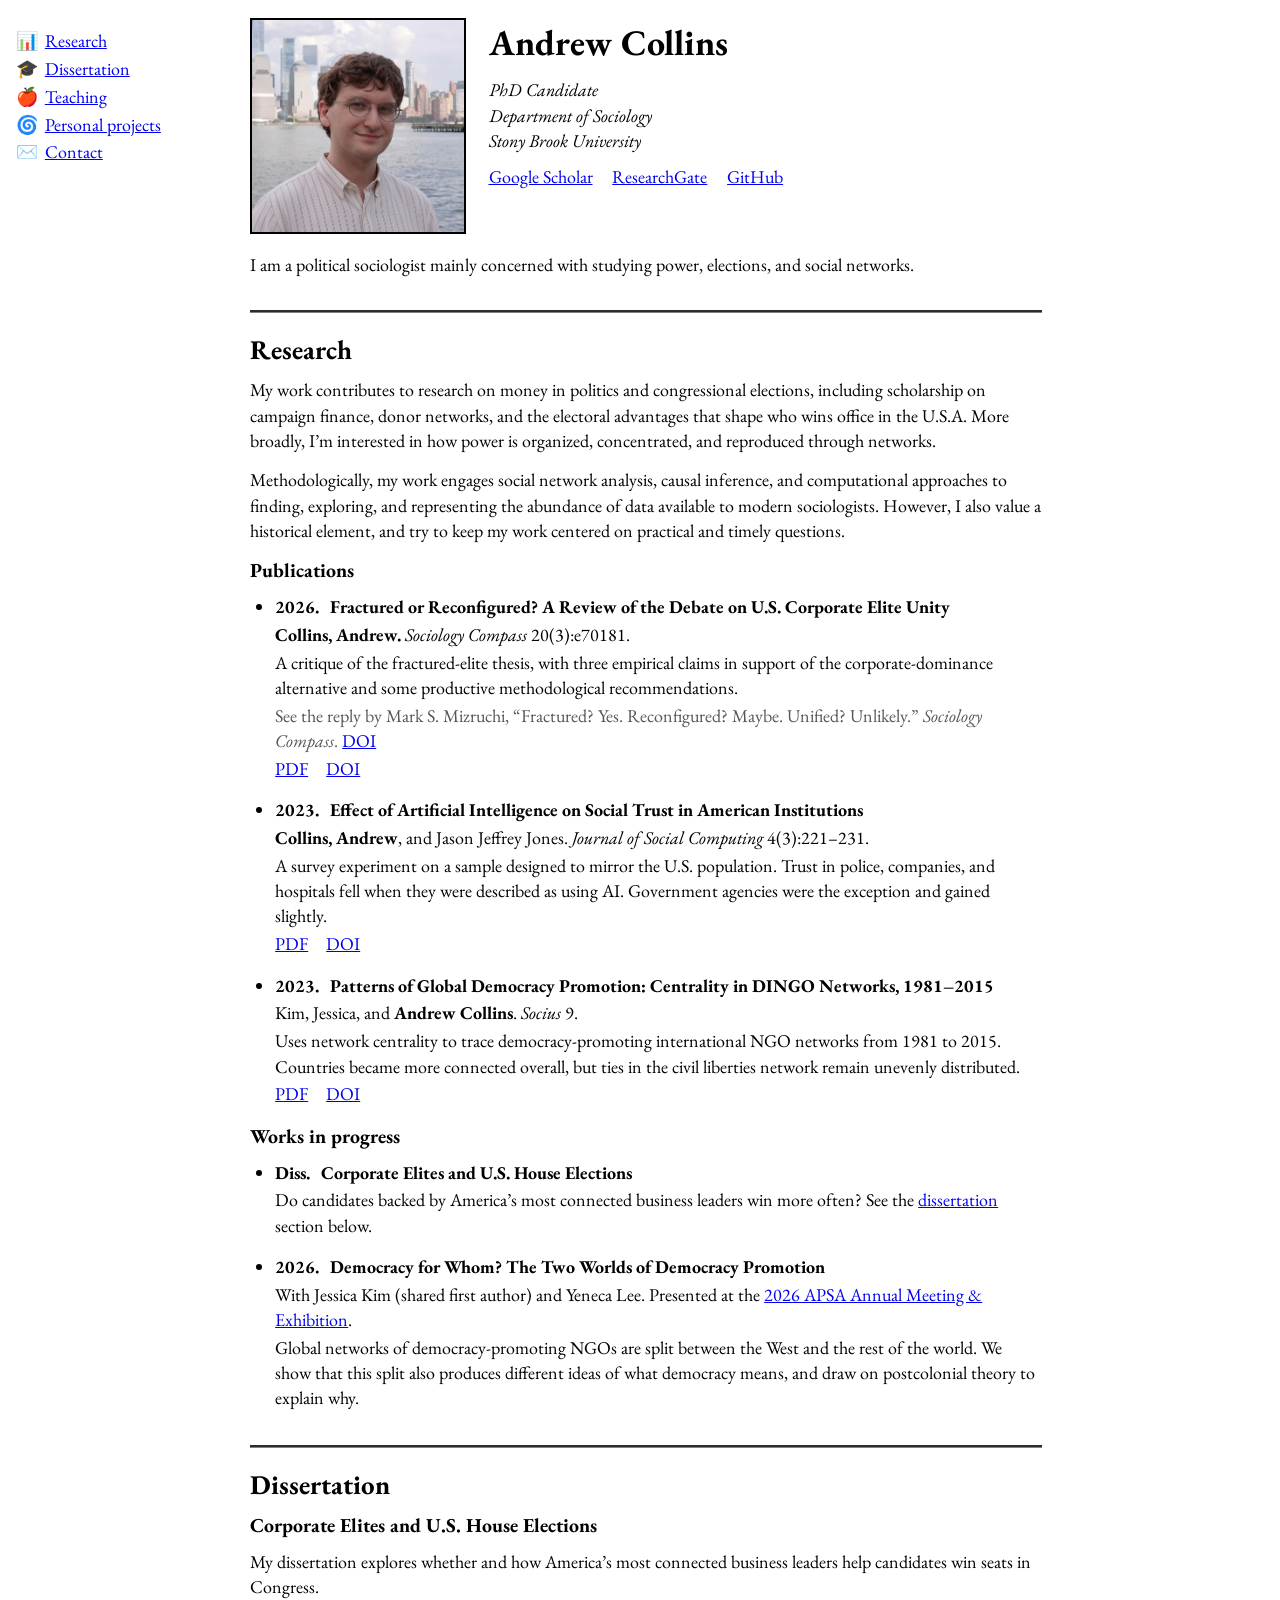
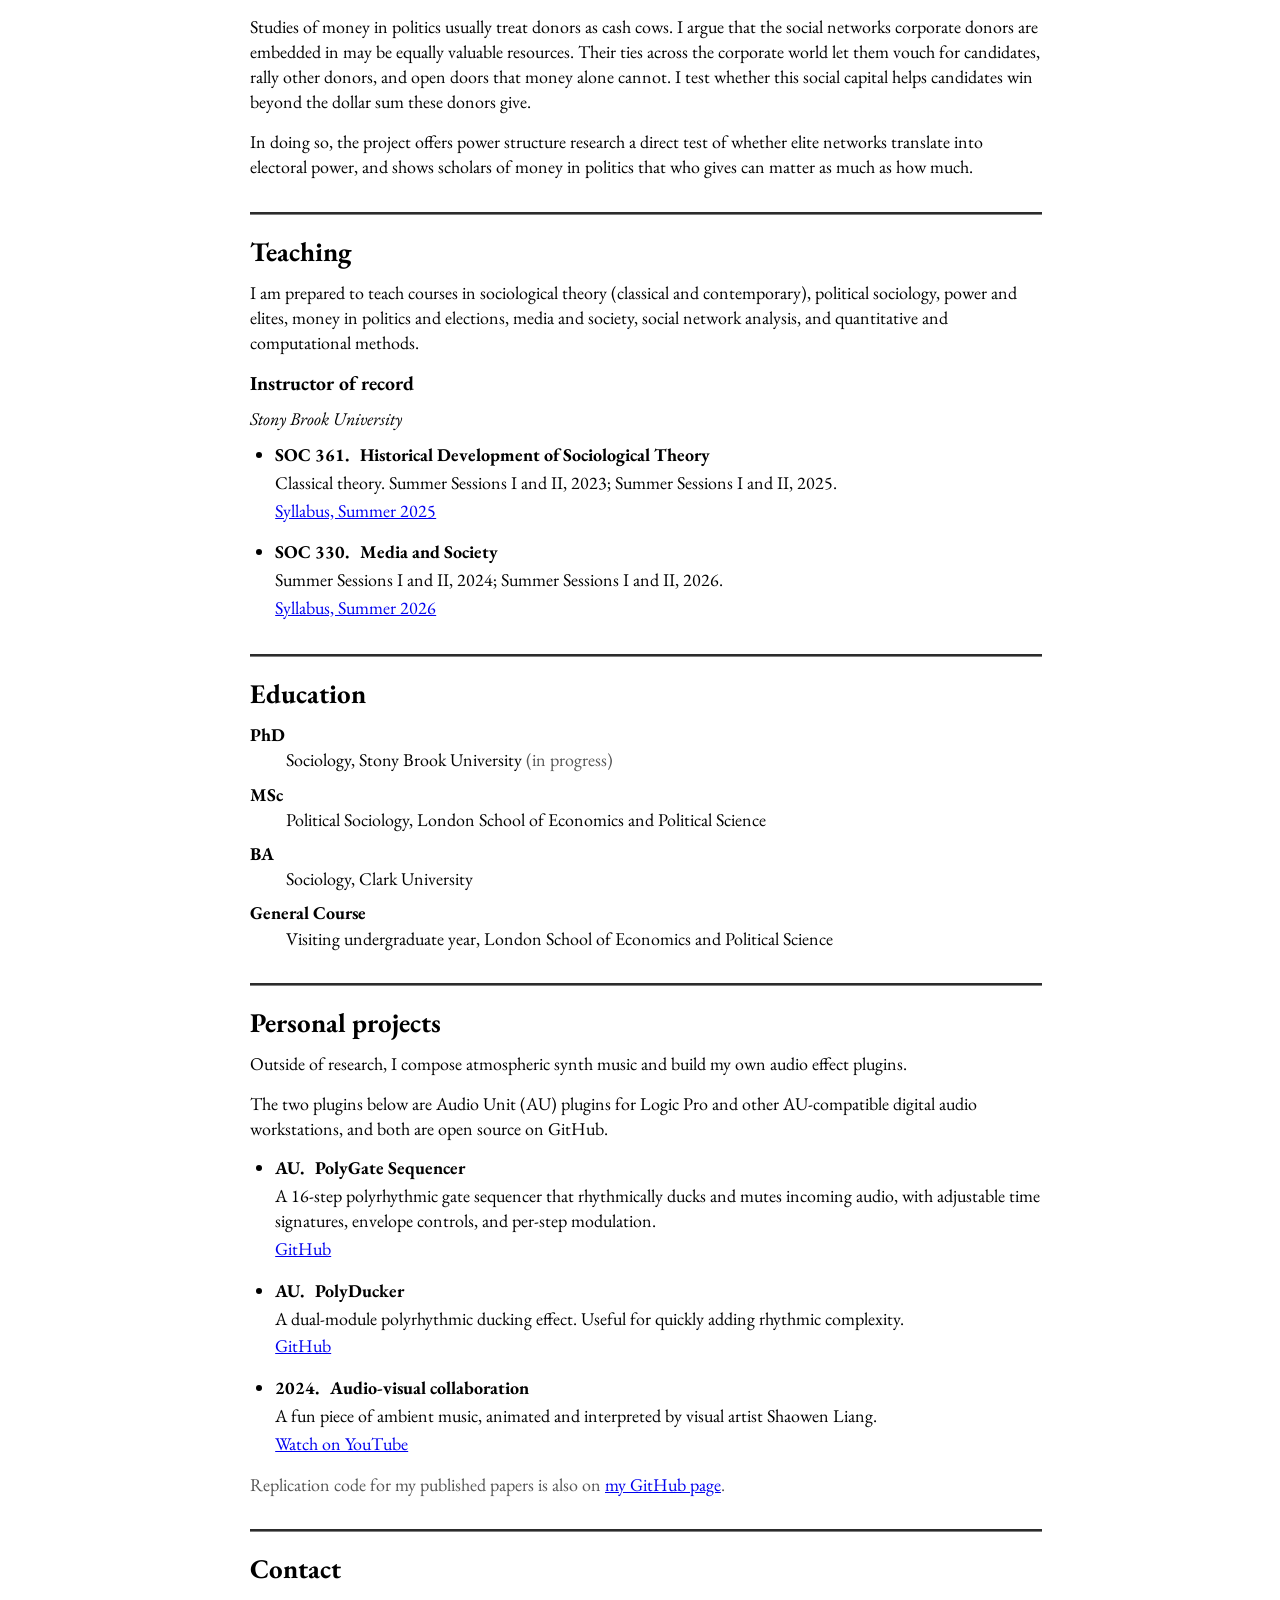
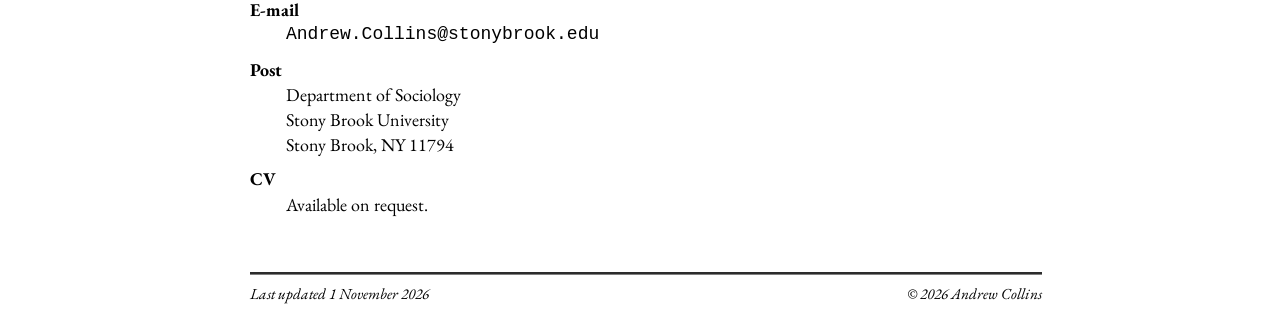
<file: index.html>
<!doctype html>
<html lang="en">
<head>
<meta charset="utf-8">
<meta name="viewport" content="width=device-width,initial-scale=1,viewport-fit=cover">
<style>body{margin:0}img{max-width:100%}:root{padding-top:env(safe-area-inset-top,0px);padding-bottom:env(safe-area-inset-bottom,0px)}</style>
<title>Andrew Collins</title>
<meta name="claude:viewport-fit-sides" content="cover">
<meta name="description" content="Andrew Collins, PhD candidate in Sociology at Stony Brook University. Political sociology, power structure research, and social network analysis.">
<link rel="stylesheet" href="style.css?v=13">
</head>
<body>
<div class="page">
<header class="side">
  <nav aria-label="Site"><ul class="nav"><li><span class="ico" aria-hidden="true">📊</span><a href="#research">Research</a></li><li><span class="ico" aria-hidden="true">🎓</span><a href="#dissertation">Dissertation</a></li><li><span class="ico" aria-hidden="true">🍎</span><a href="#teaching">Teaching</a></li><li><span class="ico" aria-hidden="true">🌀</span><a href="#projects">Personal projects</a></li><li><span class="ico" aria-hidden="true">✉️</span><a href="#contact">Contact</a></li></ul></nav>
</header>
<main>
<section class="intro">
  <img class="portrait" src="portrait.jpg" alt="Portrait of Andrew Collins" width="507" height="484">
  <div>
    <h1>Andrew Collins</h1>
    <p class="label">PhD Candidate<br>Department of Sociology<br>Stony Brook University</p>
    <div class="links"><a href="https://scholar.google.com/citations?user=Lzi82LQAAAAJ&amp;hl=en">Google Scholar</a><a href="https://www.researchgate.net/profile/Andrew-Collins-50">ResearchGate</a><a href="https://github.com/andycollii">GitHub</a></div>
  </div>
</section>

<section class="bio">
  <p class="lede">I am a political sociologist mainly concerned with studying power, elections, and social networks.</p>
</section>

<section id="research">
  <h2>Research</h2>
  <p class="lede">My work contributes to research on money in politics and congressional elections, including scholarship on campaign finance, donor networks, and the electoral advantages that shape who wins office in the U.S.A. More broadly, I&rsquo;m interested in how power is organized, concentrated, and reproduced through networks.</p>
  <p>Methodologically, my work engages social network analysis, causal inference, and computational approaches to finding, exploring, and representing the abundance of data available to modern sociologists. However, I also value a historical element, and try to keep my work centered on practical and timely questions.</p>
<h3>Publications</h3>
  <ul class="works">
    <li><span class="yr">2026</span><div class="body">
      <span class="title">Fractured or Reconfigured? A Review of the Debate on U.S. Corporate Elite Unity</span>
      <span class="meta"><b>Collins, Andrew.</b> <i>Sociology Compass</i> 20(3):e70181.</span>
      <p class="note">A critique of the fractured-elite thesis, with three empirical claims in support of the corporate-dominance alternative and some productive methodological recommendations.</p>
      <p class="note quiet">See the reply by Mark S. Mizruchi, &ldquo;Fractured? Yes. Reconfigured? Maybe. Unified? Unlikely.&rdquo; <i>Sociology Compass</i>. <a href="https://doi.org/10.1111/soc4.70237">DOI</a></p>
      <span class="acts"><a href="papers/collins-2026-fractured-or-reconfigured.pdf">PDF</a><a href="https://doi.org/10.1111/soc4.70181">DOI</a></span>
    </div></li>
    <li><span class="yr">2023</span><div class="body">
      <span class="title">Effect of Artificial Intelligence on Social Trust in American Institutions</span>
      <span class="meta"><b>Collins, Andrew</b>, and Jason Jeffrey Jones. <i>Journal of Social Computing</i> 4(3):221&ndash;231.</span>
      <p class="note">A survey experiment on a sample designed to mirror the U.S. population. Trust in police, companies, and hospitals fell when they were described as using AI. Government agencies were the exception and gained slightly.</p>
      <span class="acts"><a href="papers/collins-jones-2023-ai-trust.pdf">PDF</a><a href="https://doi.org/10.23919/JSC.2023.0022">DOI</a></span>
    </div></li>
    <li><span class="yr">2023</span><div class="body">
      <span class="title">Patterns of Global Democracy Promotion: Centrality in DINGO Networks, 1981&ndash;2015</span>
      <span class="meta">Kim, Jessica, and <b>Andrew Collins</b>. <i>Socius</i> 9.</span>
      <p class="note">Uses network centrality to trace democracy-promoting international NGO networks from 1981 to 2015. Countries became more connected overall, but ties in the civil liberties network remain unevenly distributed.</p>
      <span class="acts"><a href="papers/kim-collins-2023-dingo-networks.pdf">PDF</a><a href="https://doi.org/10.1177/23780231231221462">DOI</a></span>
    </div></li>
  </ul>
<h3>Works in progress</h3>
  <ul class="works">
    <li><span class="yr">Diss</span><div class="body">
      <span class="title">Corporate Elites and U.S. House Elections</span>
      <p class="note">Do candidates backed by America&rsquo;s most connected business leaders win more often? See the <a href="#dissertation">dissertation</a> section below.</p>
    </div></li>
    <li><span class="yr">2026</span><div class="body">
      <span class="title">Democracy for Whom? The Two Worlds of Democracy Promotion</span>
      <span class="meta">With Jessica Kim (shared first author) and Yeneca Lee. Presented at the <a href="https://connect.apsanet.org/apsa2026/">2026 APSA Annual Meeting &amp; Exhibition</a>.</span>
      <p class="note">Global networks of democracy-promoting NGOs are split between the West and the rest of the world. We show that this split also produces different ideas of what democracy means, and draw on postcolonial theory to explain why.</p>
    </div></li>
  </ul>
</section>

<section id="dissertation">
  <h2>Dissertation</h2>
  <h3>Corporate Elites and U.S. House Elections</h3>
  <p class="lede">My dissertation explores whether and how America&rsquo;s most connected business leaders help candidates win seats in Congress.</p>
  <p>Studies of money in politics usually treat donors as cash cows. I argue that the social networks corporate donors are embedded in may be equally valuable resources. Their ties across the corporate world let them vouch for candidates, rally other donors, and open doors that money alone cannot. I test whether this social capital helps candidates win beyond the dollar sum these donors give.</p>
  <p>In doing so, the project offers power structure research a direct test of whether elite networks translate into electoral power, and shows scholars of money in politics that who gives can matter as much as how much.</p>
</section>

<section id="teaching">
  <h2>Teaching</h2>
  <p class="lede">I am prepared to teach courses in sociological theory (classical and contemporary), political sociology, power and elites, money in politics and elections, media and society, social network analysis, and quantitative and computational methods.</p>
<h3>Instructor of record</h3>
  <p class="label">Stony Brook University</p>
  <ul class="works">
    <li><span class="yr">SOC 361</span><div class="body">
      <span class="title">Historical Development of Sociological Theory</span>
      <span class="meta">Classical theory. Summer Sessions I and II, 2023; Summer Sessions I and II, 2025.</span>
      <span class="acts"><a href="syllabi/SOC361-classical-sociological-theory-summer-2025.pdf">Syllabus, Summer 2025</a></span>
    </div></li>
    <li><span class="yr">SOC 330</span><div class="body">
      <span class="title">Media and Society</span>
      <span class="meta">Summer Sessions I and II, 2024; Summer Sessions I and II, 2026.</span>
      <span class="acts"><a href="syllabi/SOC330-media-and-society-summer-2026.pdf">Syllabus, Summer 2026</a></span>
    </div></li>
  </ul>
</section>

<section>
    <h2>Education</h2>
    <dl class="cv">
      <dt>PhD</dt><dd>Sociology, Stony Brook University <span class="quiet">(in progress)</span></dd>
      <dt>MSc</dt><dd>Political Sociology, London School of Economics and Political Science</dd>
      <dt>BA</dt><dd>Sociology, Clark University</dd>
      <dt>General Course</dt><dd>Visiting undergraduate year, London School of Economics and Political Science</dd>
    </dl>
</section>

<section id="projects">
  <h2>Personal projects</h2>
  <p class="lede">Outside of research, I compose atmospheric synth music and build my own audio effect plugins.</p>
  <p>The two plugins below are Audio Unit (AU) plugins for Logic Pro and other AU-compatible digital audio workstations, and both are open source on GitHub.</p>
<ul class="works">
    <li><span class="yr">AU</span><div class="body">
      <span class="title">PolyGate Sequencer</span>
      <p class="note">A 16-step polyrhythmic gate sequencer that rhythmically ducks and mutes incoming audio, with adjustable time signatures, envelope controls, and per-step modulation.</p>
      <span class="acts"><a href="https://github.com/andycollii/PolyGate-Sequencer">GitHub</a></span>
    </div></li>
    <li><span class="yr">AU</span><div class="body">
      <span class="title">PolyDucker</span>
      <p class="note">A dual-module polyrhythmic ducking effect. Useful for quickly adding rhythmic complexity.</p>
      <span class="acts"><a href="https://github.com/andycollii/PolyDucker">GitHub</a></span>
    </div></li>
    <li><span class="yr">2024</span><div class="body">
      <span class="title">Audio-visual collaboration</span>
      <p class="note">A fun piece of ambient music, animated and interpreted by visual artist Shaowen Liang.</p>
      <span class="acts"><a href="https://www.youtube.com/watch?v=5Bw2liCkZ20">Watch on YouTube</a></span>
    </div></li>
  </ul>
  <p class="quiet">Replication code for my published papers is also on <a href="https://github.com/andycollii">my GitHub page</a>.</p>
</section>

<section id="contact">
  <h2>Contact</h2>
  <dl class="cv">
    <dt>E-mail</dt><dd class="mono">Andrew.Collins@stonybrook.edu</dd>
    <dt>Post</dt><dd>Department of Sociology<br>Stony Brook University<br>Stony Brook, NY 11794</dd>
    <dt>CV</dt><dd>Available on request.</dd>
  </dl>
</section>
</main>
<footer class="foot label"><span>Last updated 1 November 2026</span><span>&copy; 2026 Andrew Collins</span></footer>
</div>
</body>
</html>
</file>
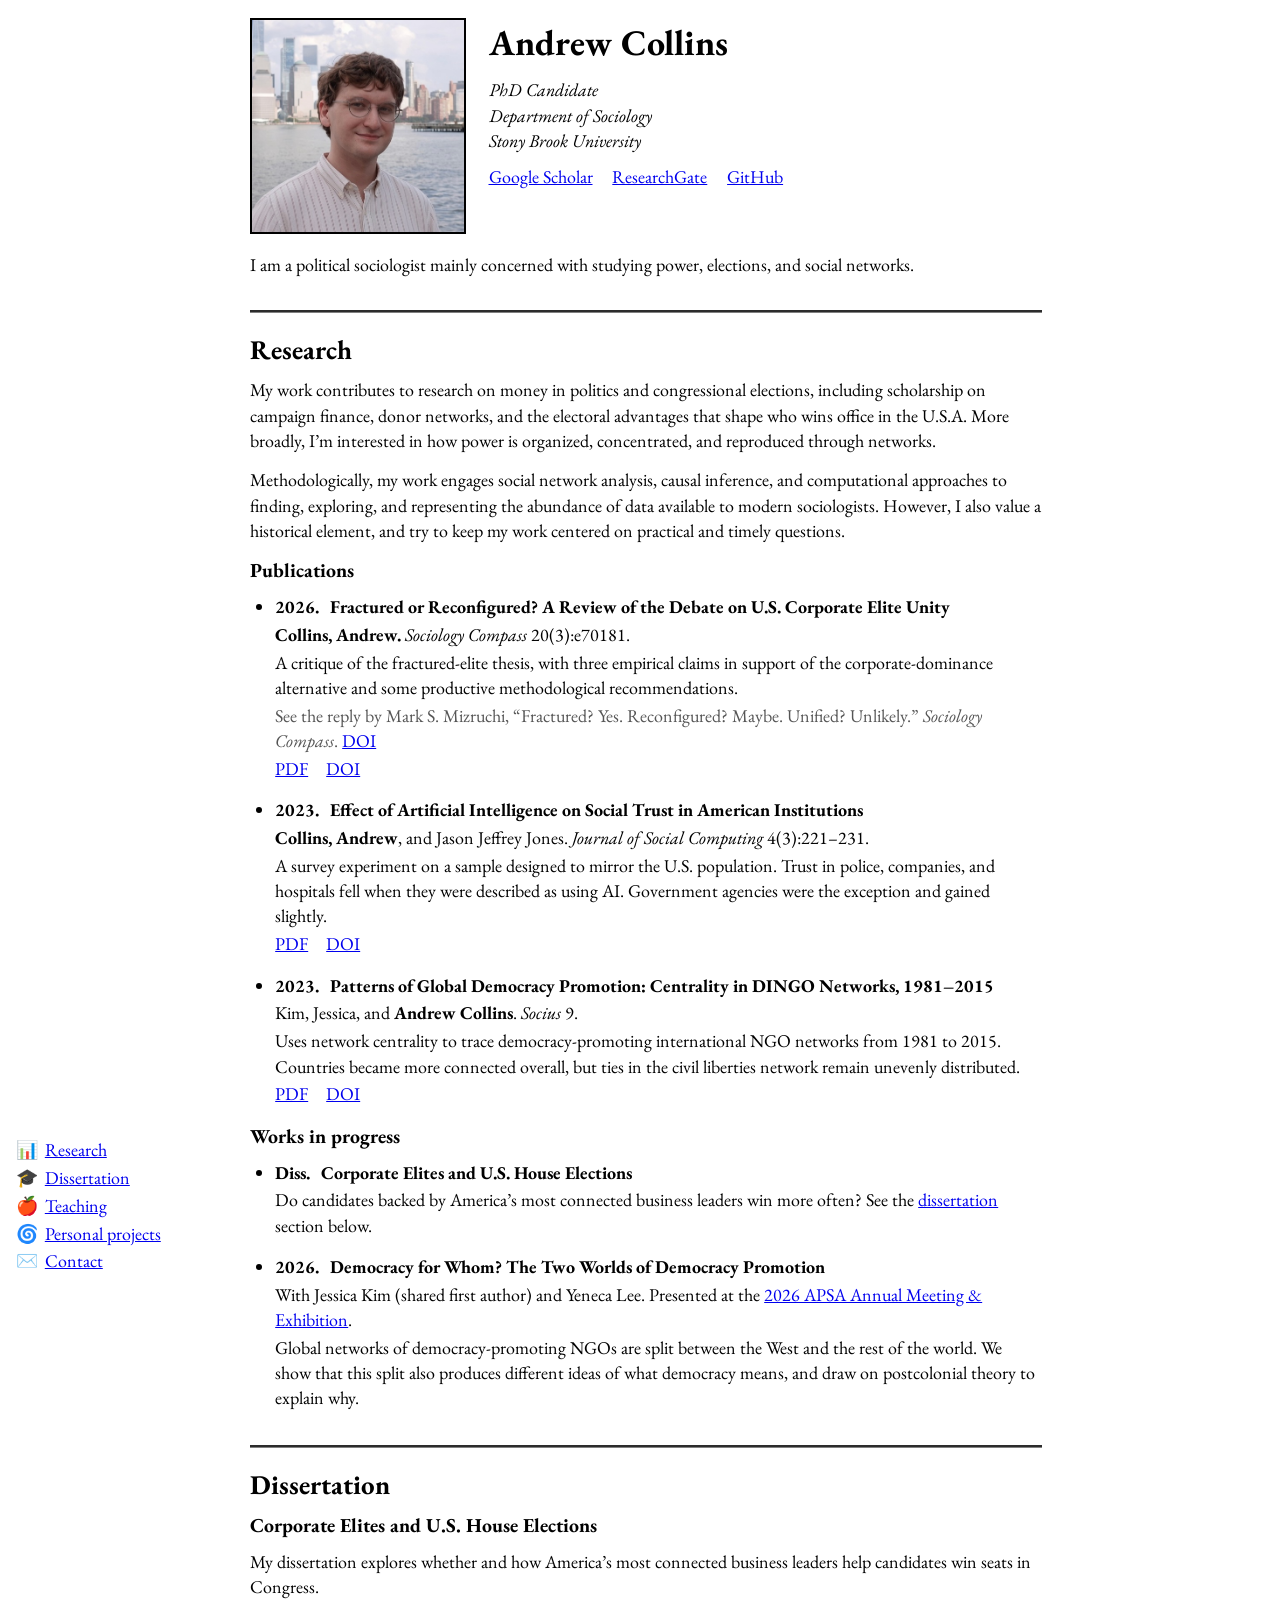
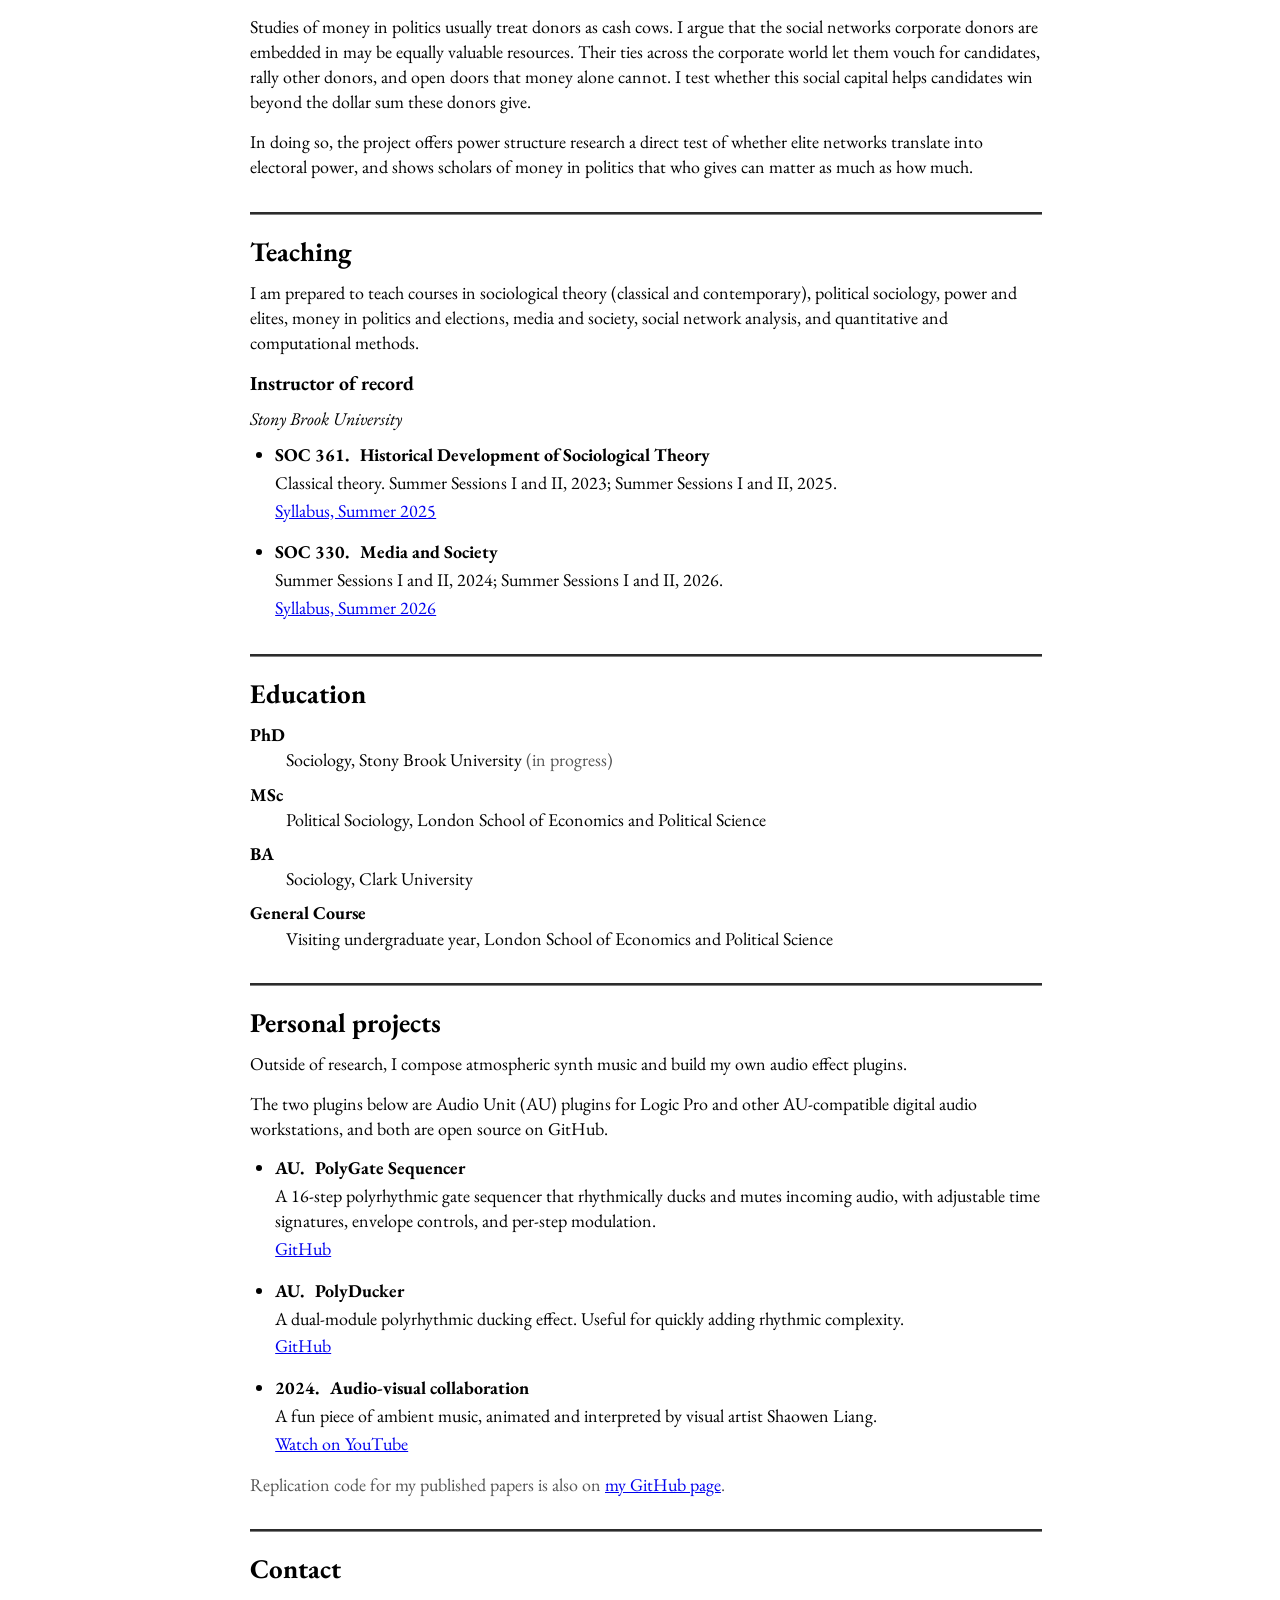
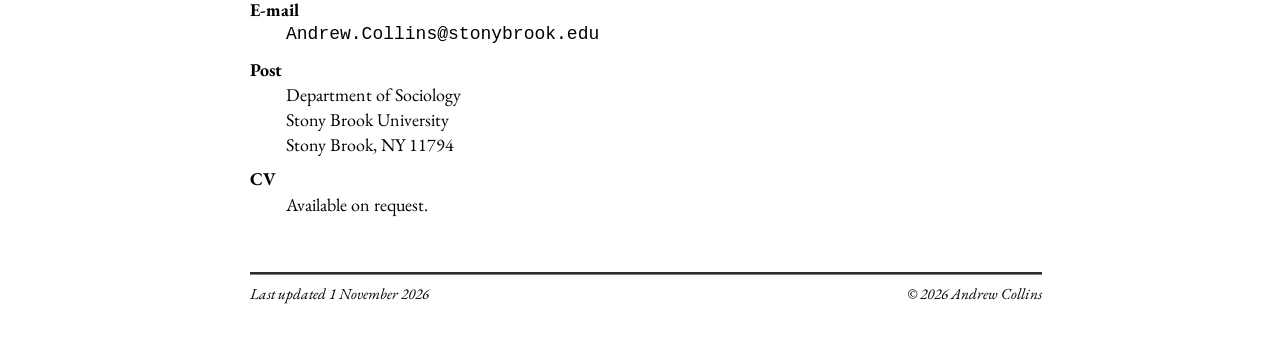
<file: contact.html>
<!doctype html>
<html lang="en">
<head>
<meta charset="utf-8">
<meta name="viewport" content="width=device-width,initial-scale=1">
<title>Contact | Andrew Collins</title>
<meta http-equiv="refresh" content="0; url=index.html#contact">
<link rel="canonical" href="index.html#contact">
</head>
<body>
<p>This page has moved to <a href="index.html#contact">Contact</a>.</p>
</body>
</html>
</file>
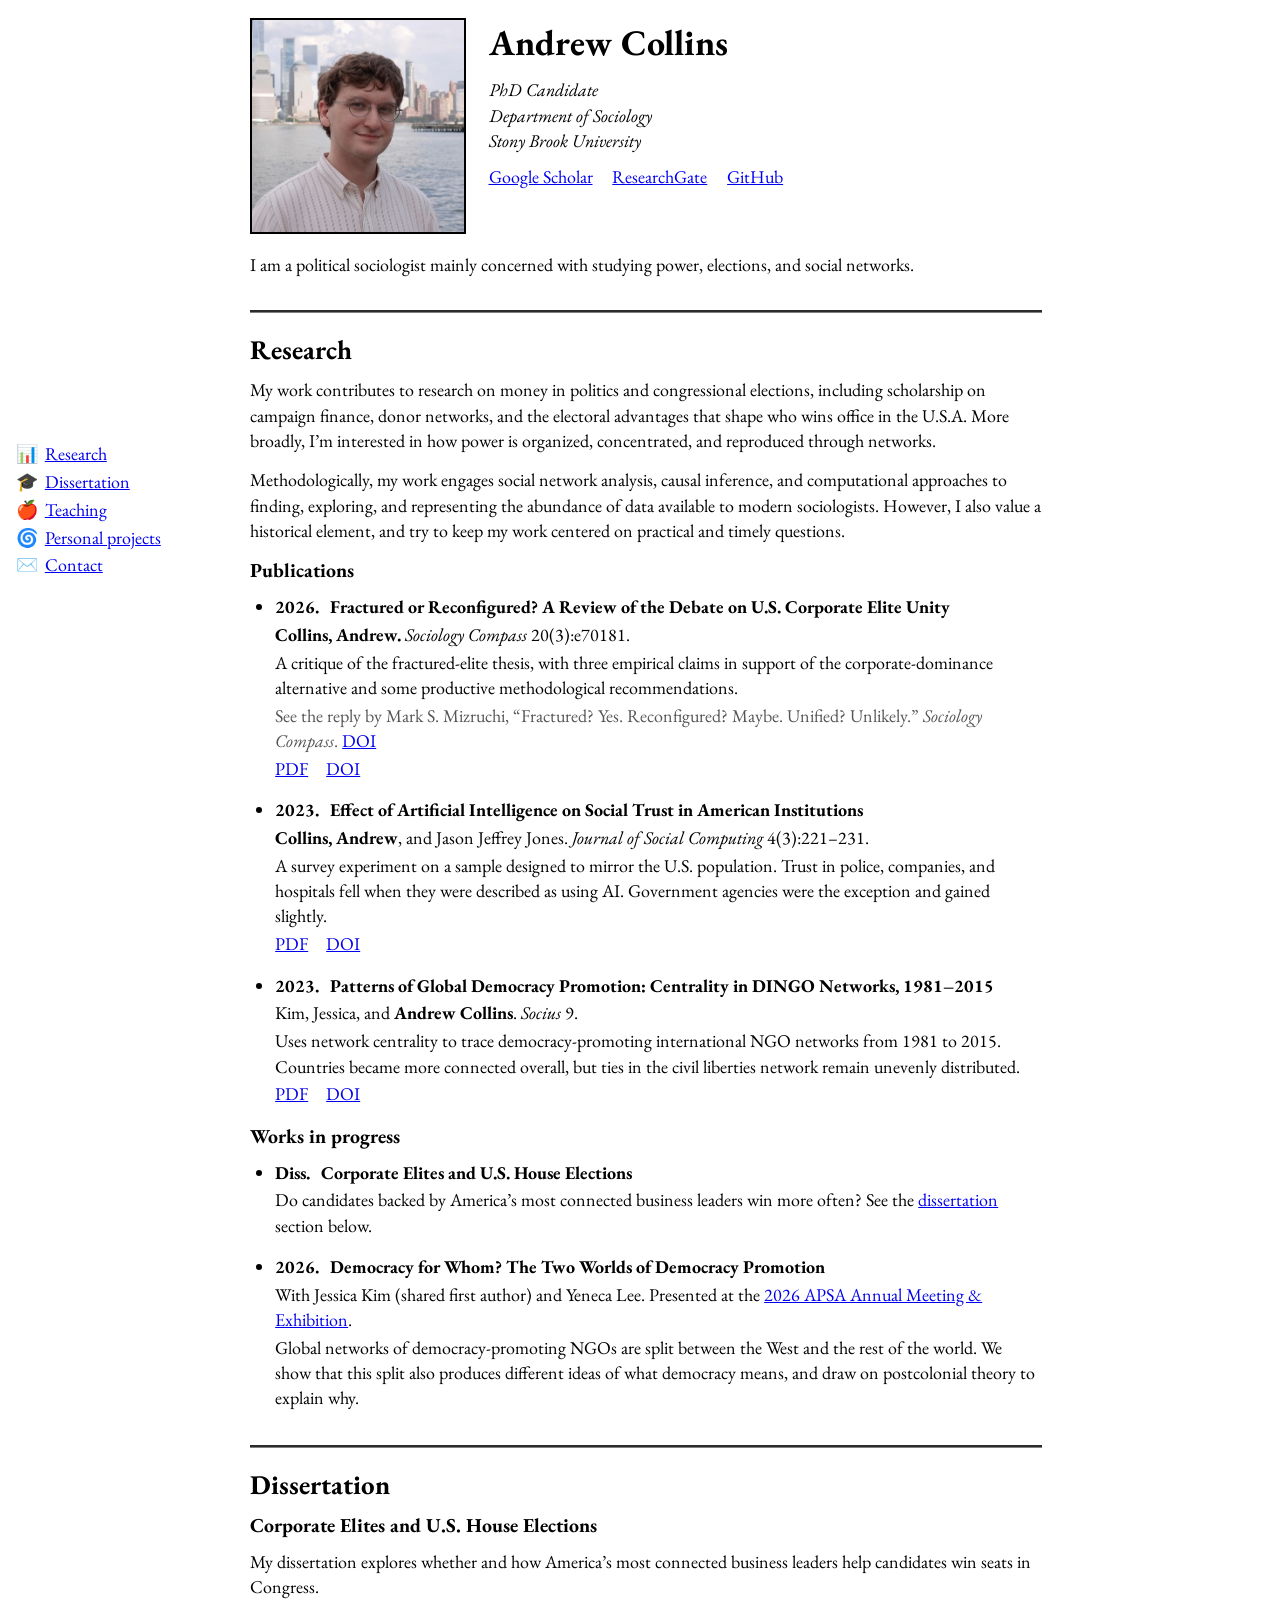
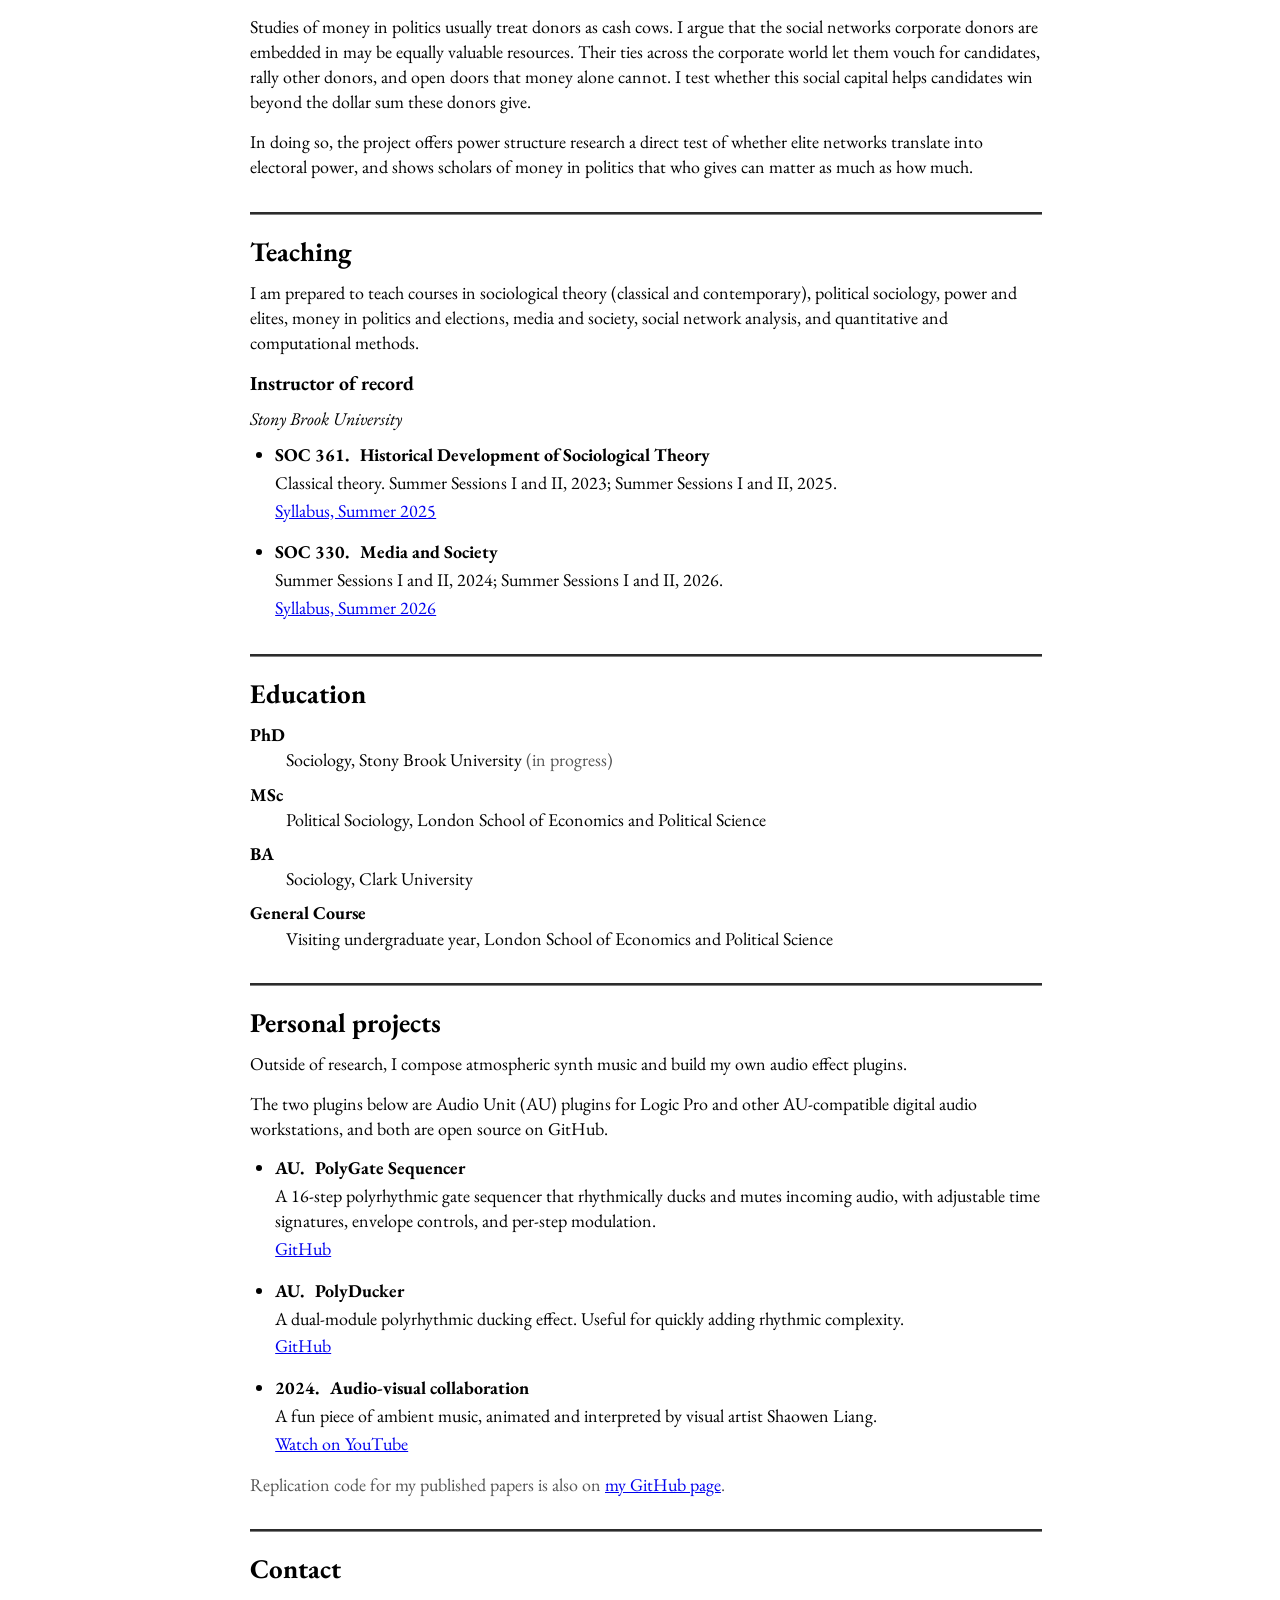
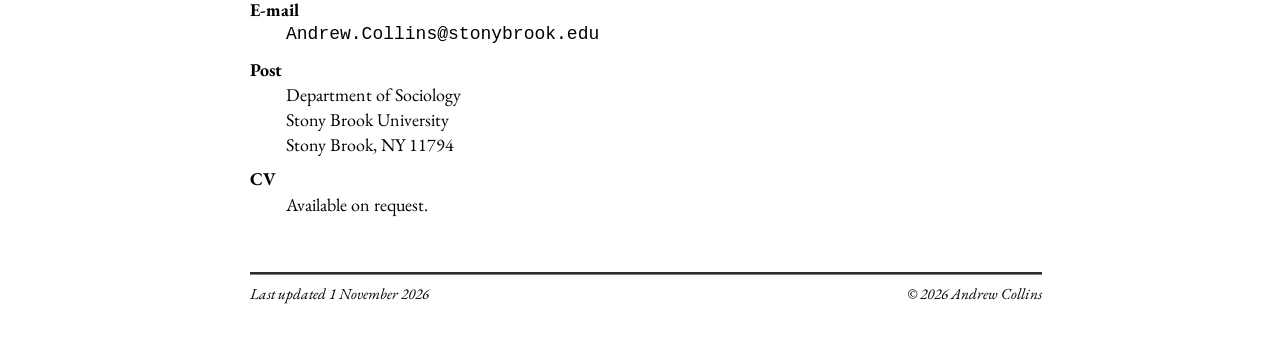
<file: dissertation.html>
<!doctype html>
<html lang="en">
<head>
<meta charset="utf-8">
<meta name="viewport" content="width=device-width,initial-scale=1">
<title>Dissertation | Andrew Collins</title>
<meta http-equiv="refresh" content="0; url=index.html#dissertation">
<link rel="canonical" href="index.html#dissertation">
</head>
<body>
<p>This page has moved to <a href="index.html#dissertation">Dissertation</a>.</p>
</body>
</html>
</file>
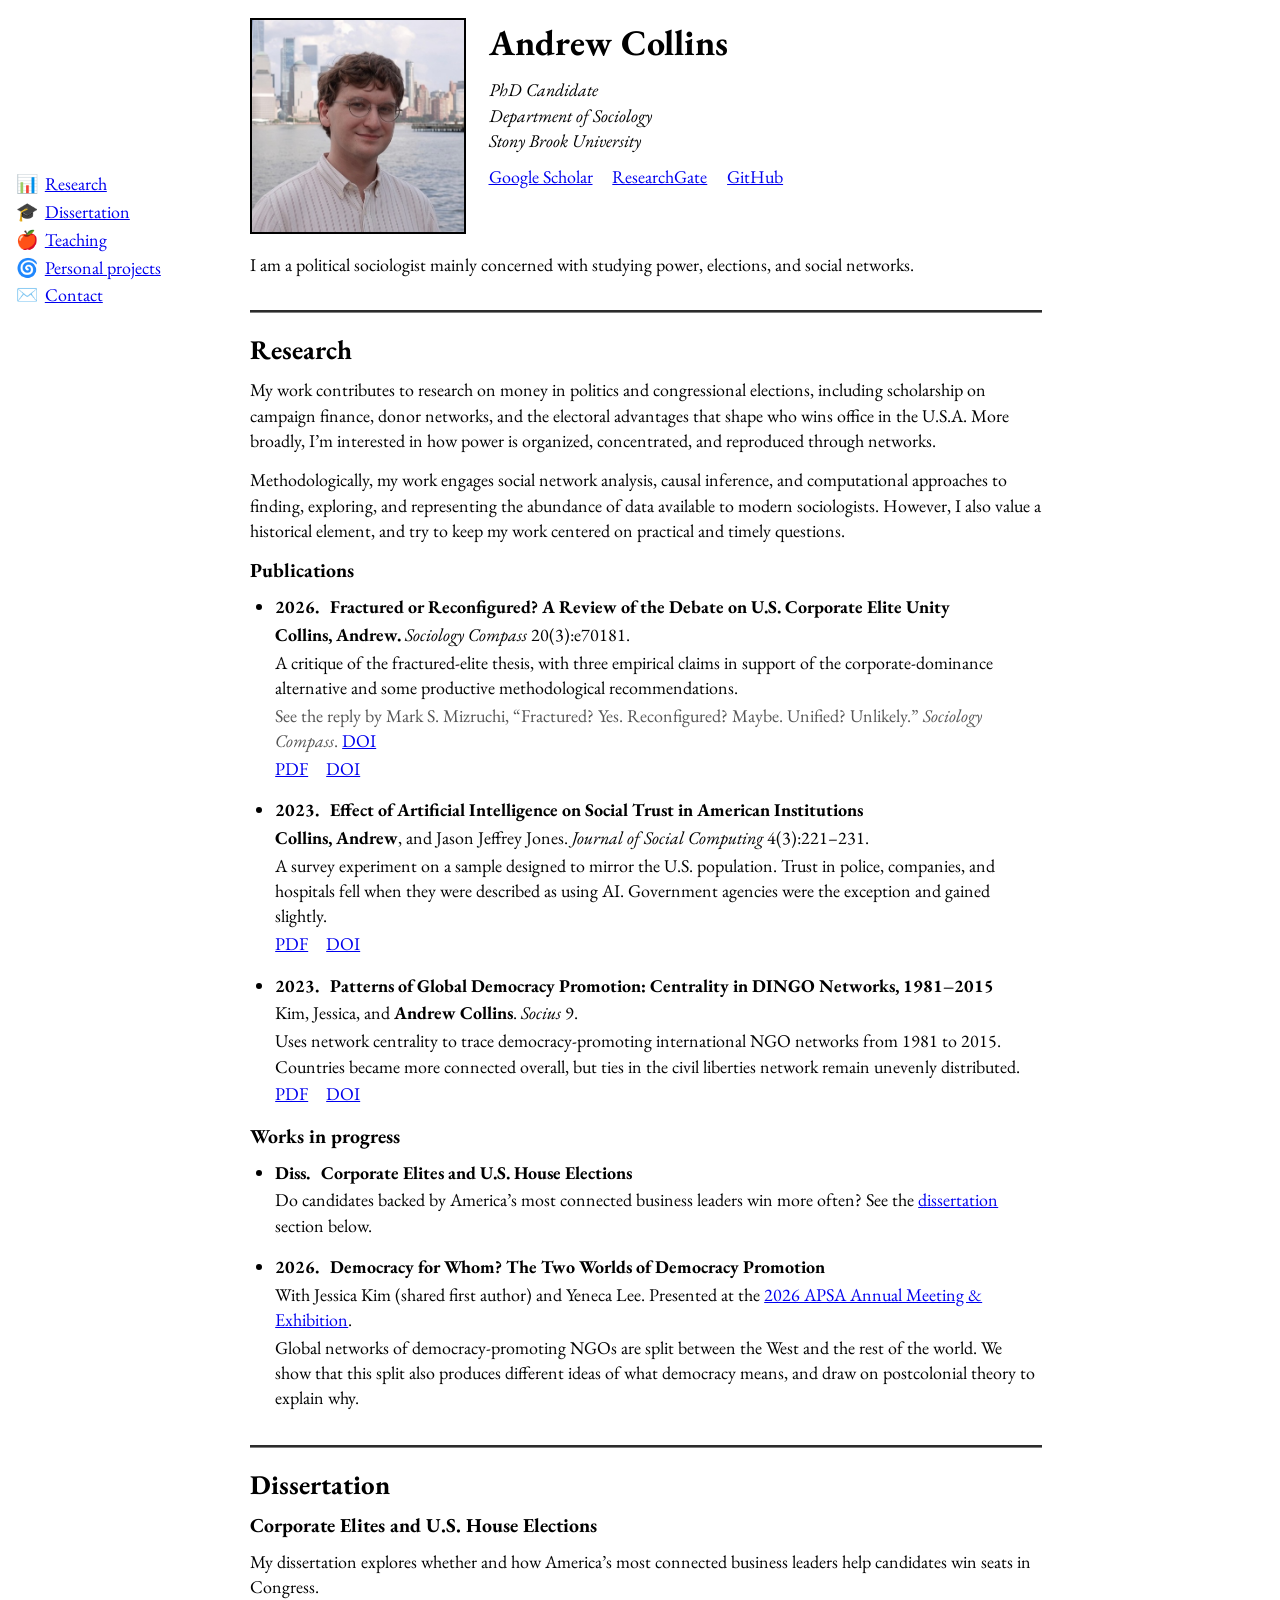
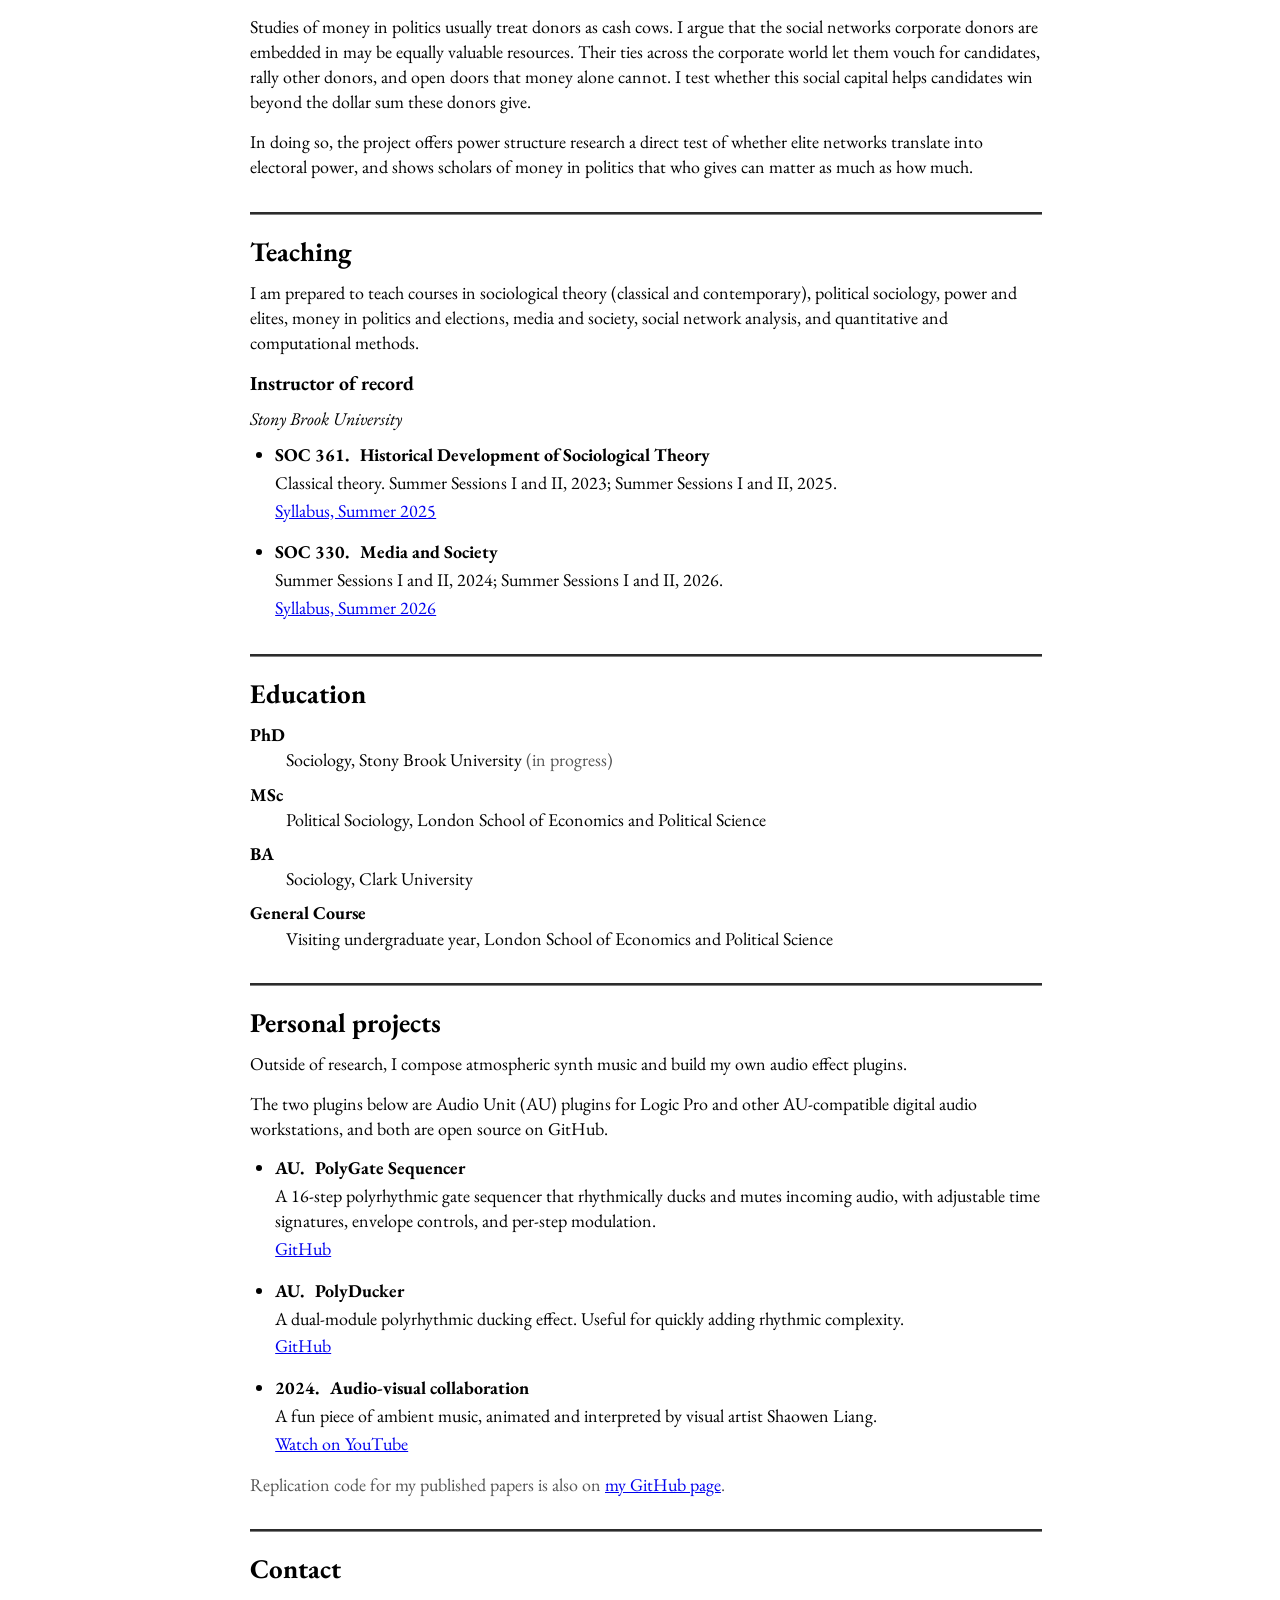
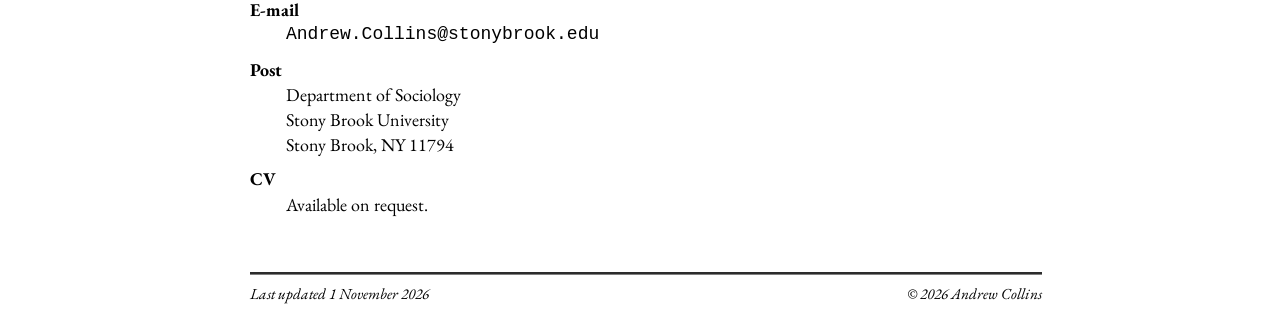
<file: projects.html>
<!doctype html>
<html lang="en">
<head>
<meta charset="utf-8">
<meta name="viewport" content="width=device-width,initial-scale=1">
<title>Personal projects | Andrew Collins</title>
<meta http-equiv="refresh" content="0; url=index.html#projects">
<link rel="canonical" href="index.html#projects">
</head>
<body>
<p>This page has moved to <a href="index.html#projects">Personal projects</a>.</p>
</body>
</html>
</file>
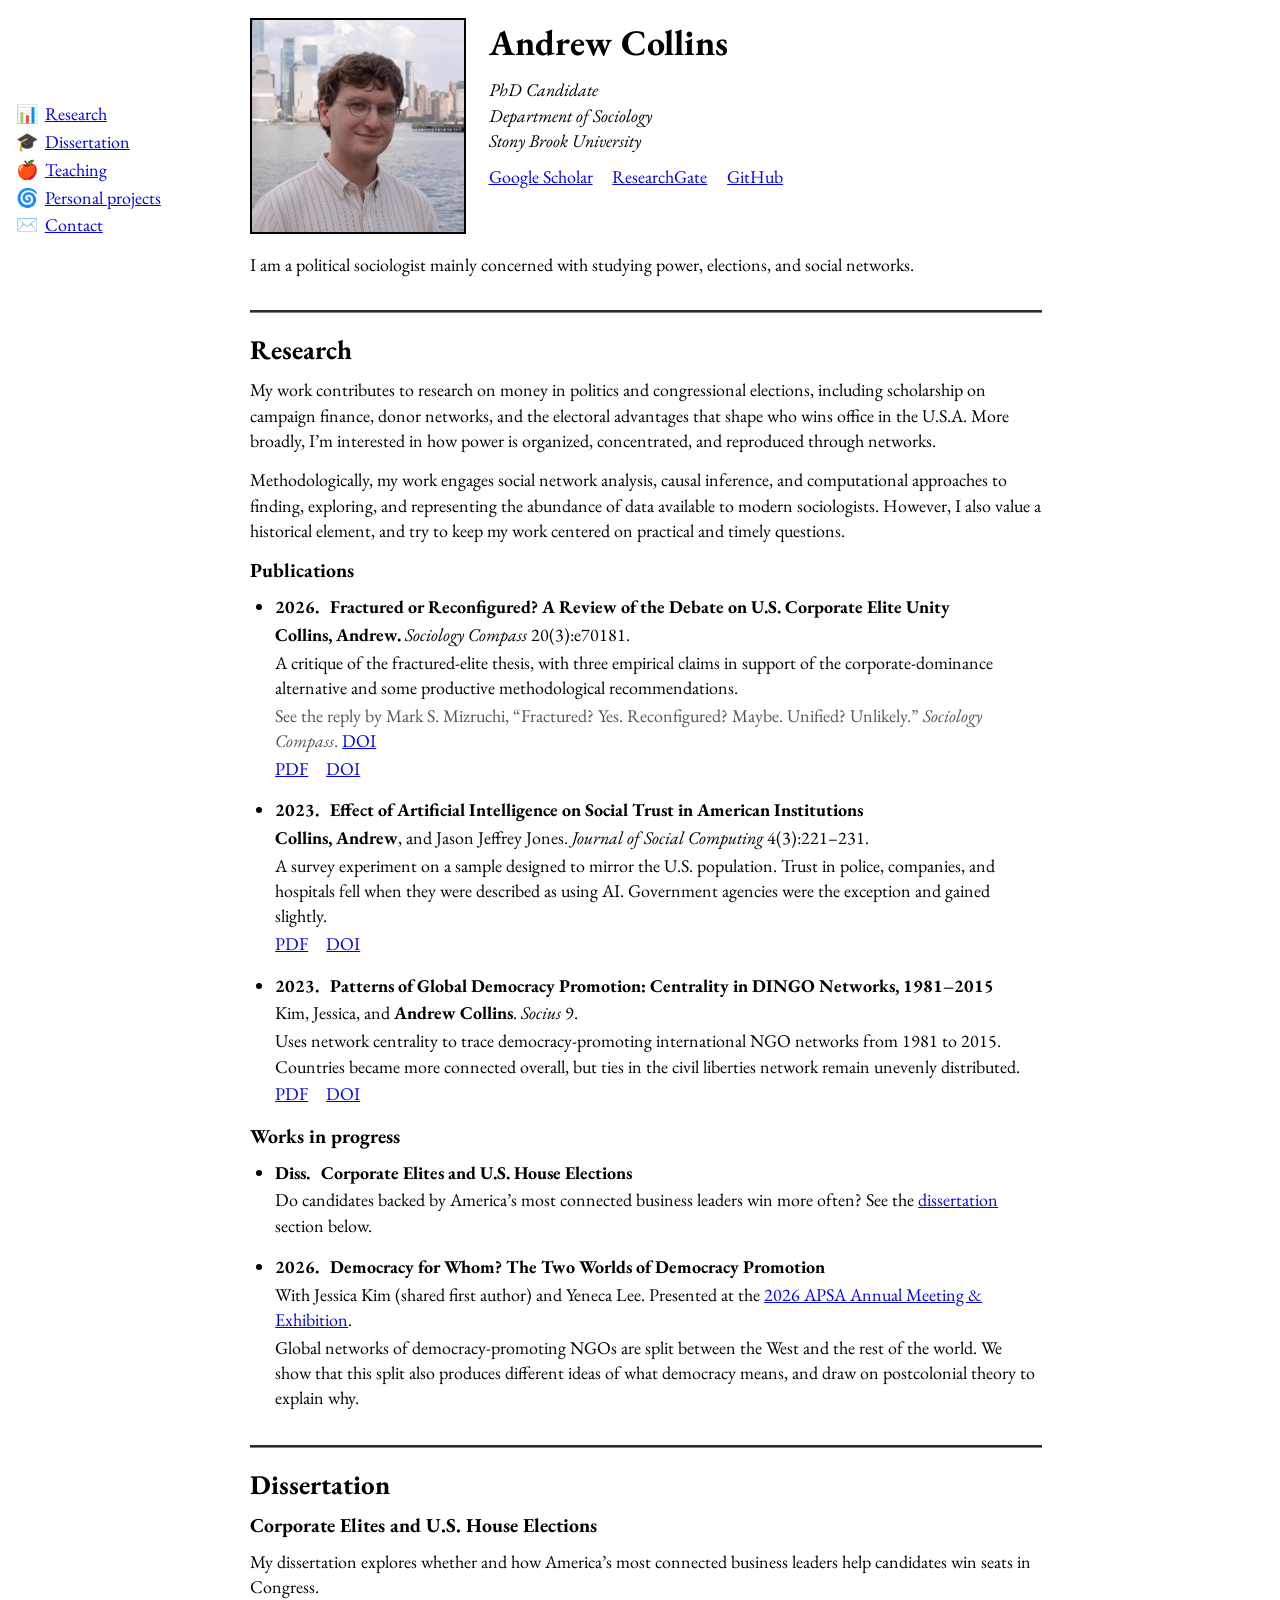
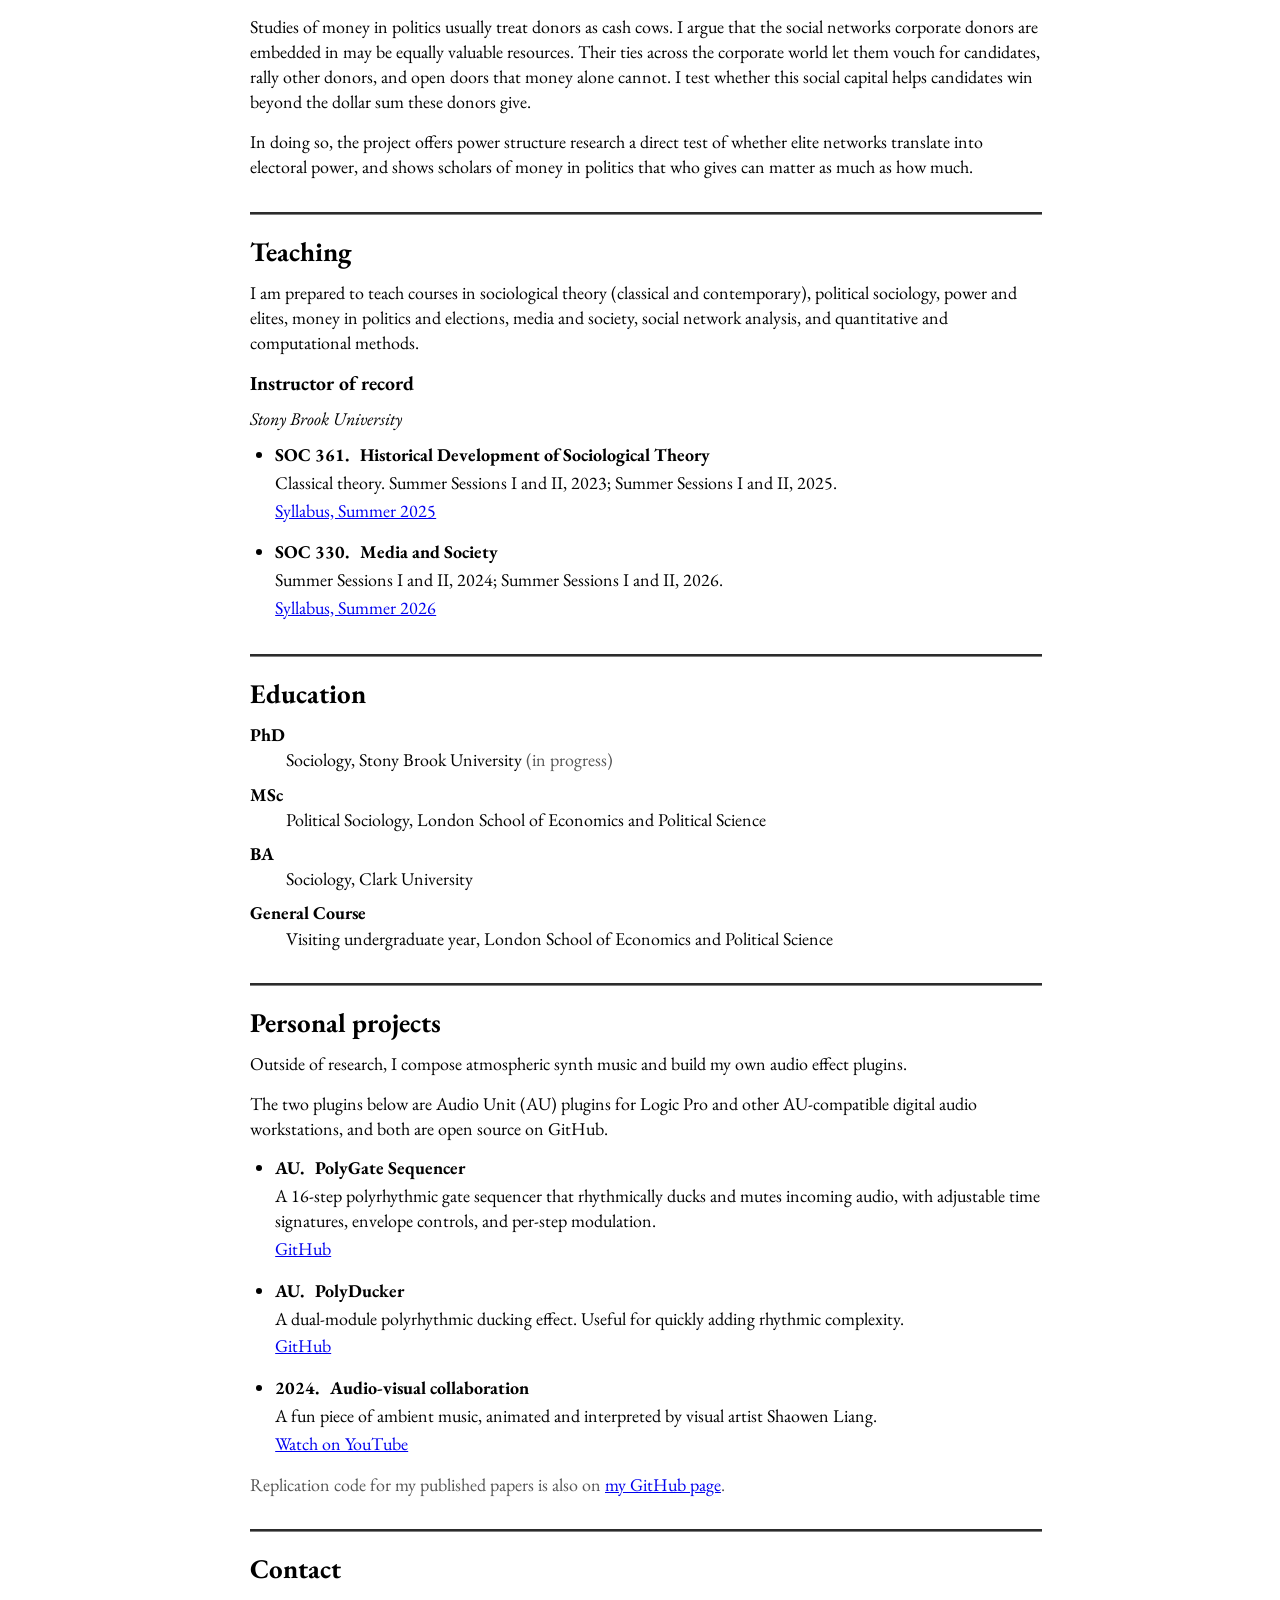
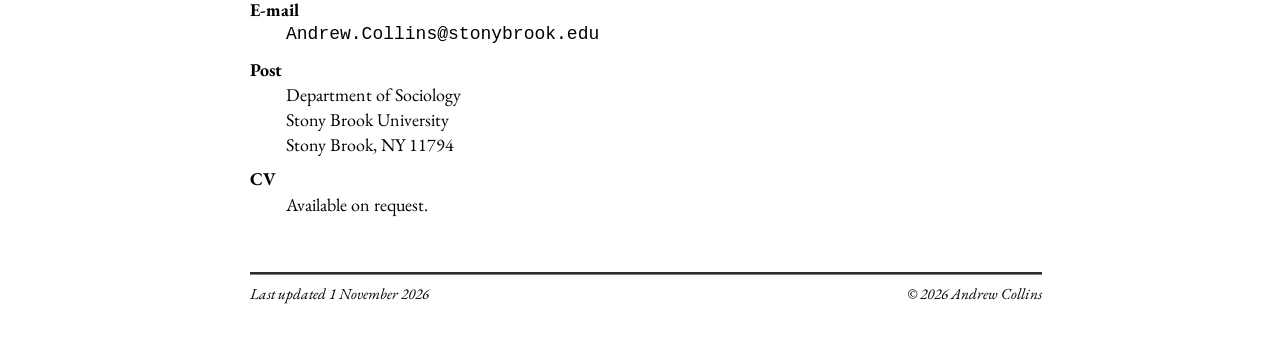
<file: research.html>
<!doctype html>
<html lang="en">
<head>
<meta charset="utf-8">
<meta name="viewport" content="width=device-width,initial-scale=1">
<title>Research | Andrew Collins</title>
<meta http-equiv="refresh" content="0; url=index.html#research">
<link rel="canonical" href="index.html#research">
</head>
<body>
<p>This page has moved to <a href="index.html#research">Research</a>.</p>
</body>
</html>
</file>
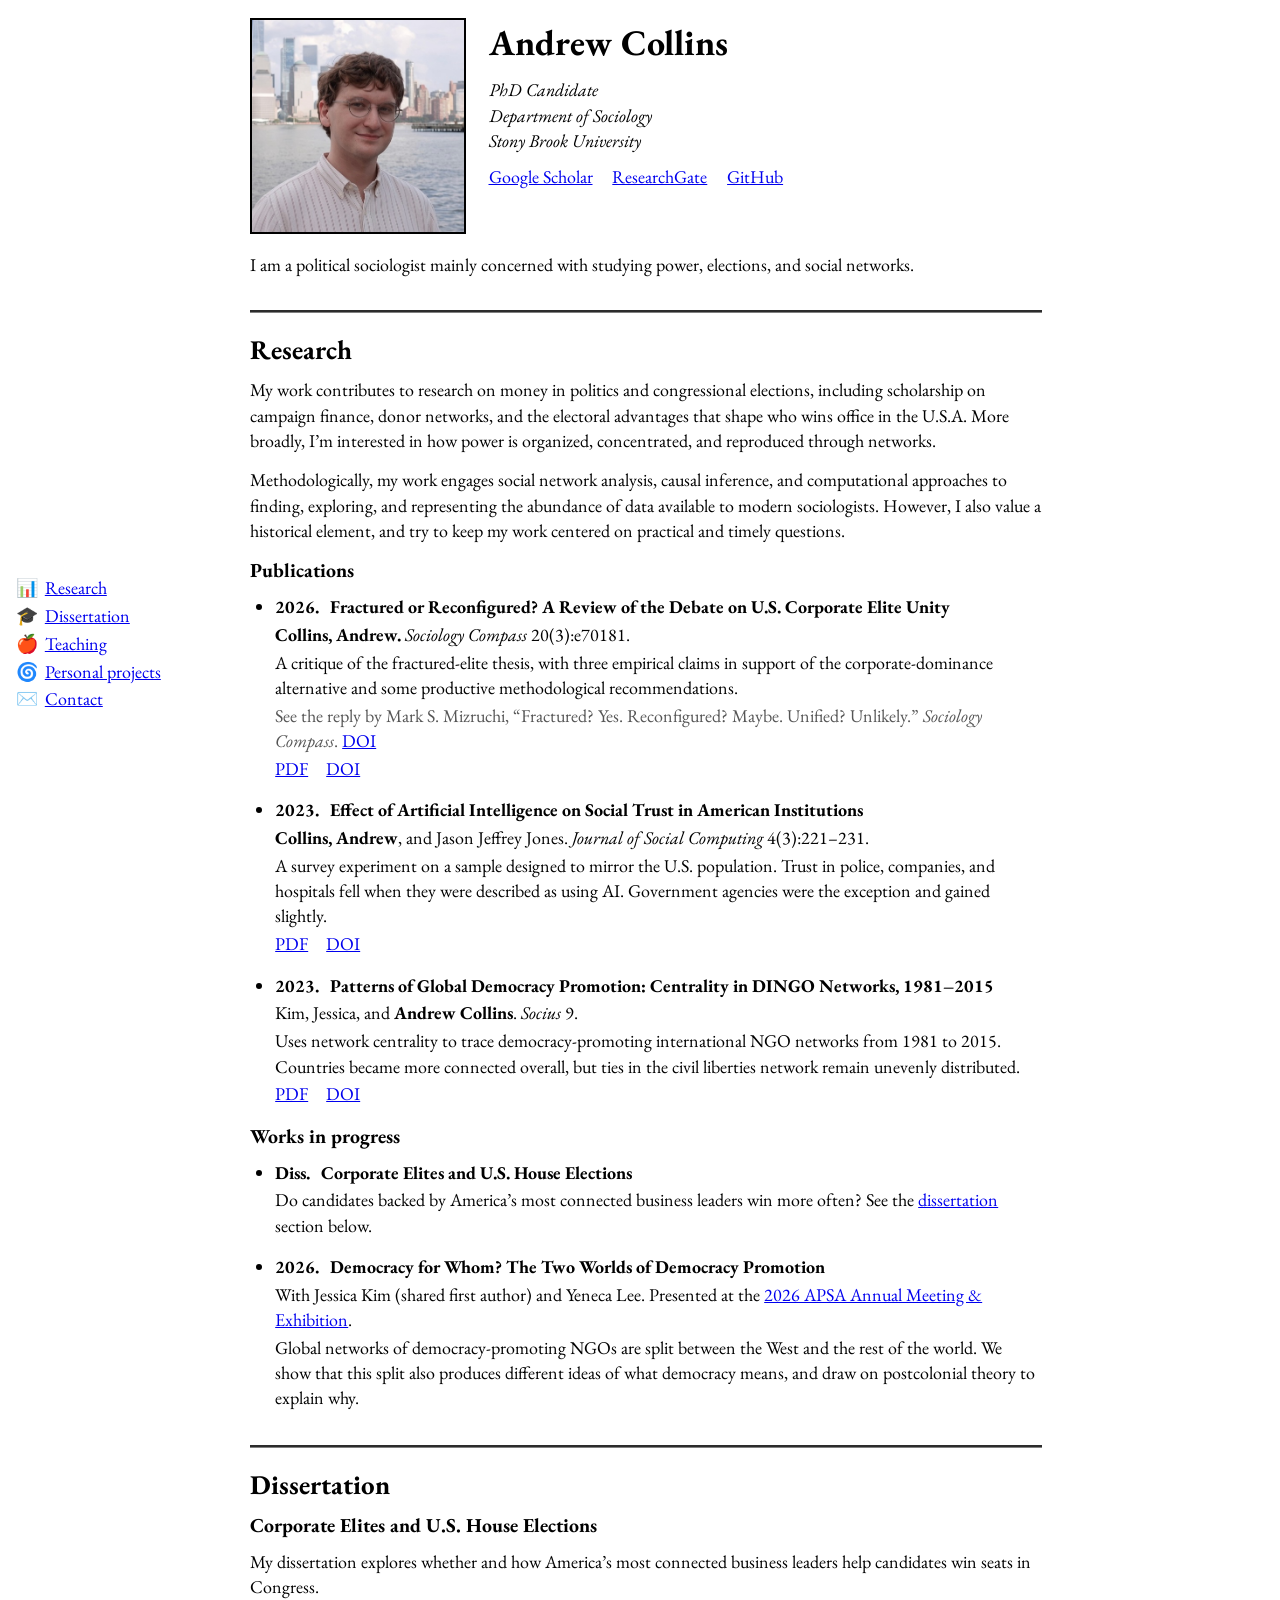
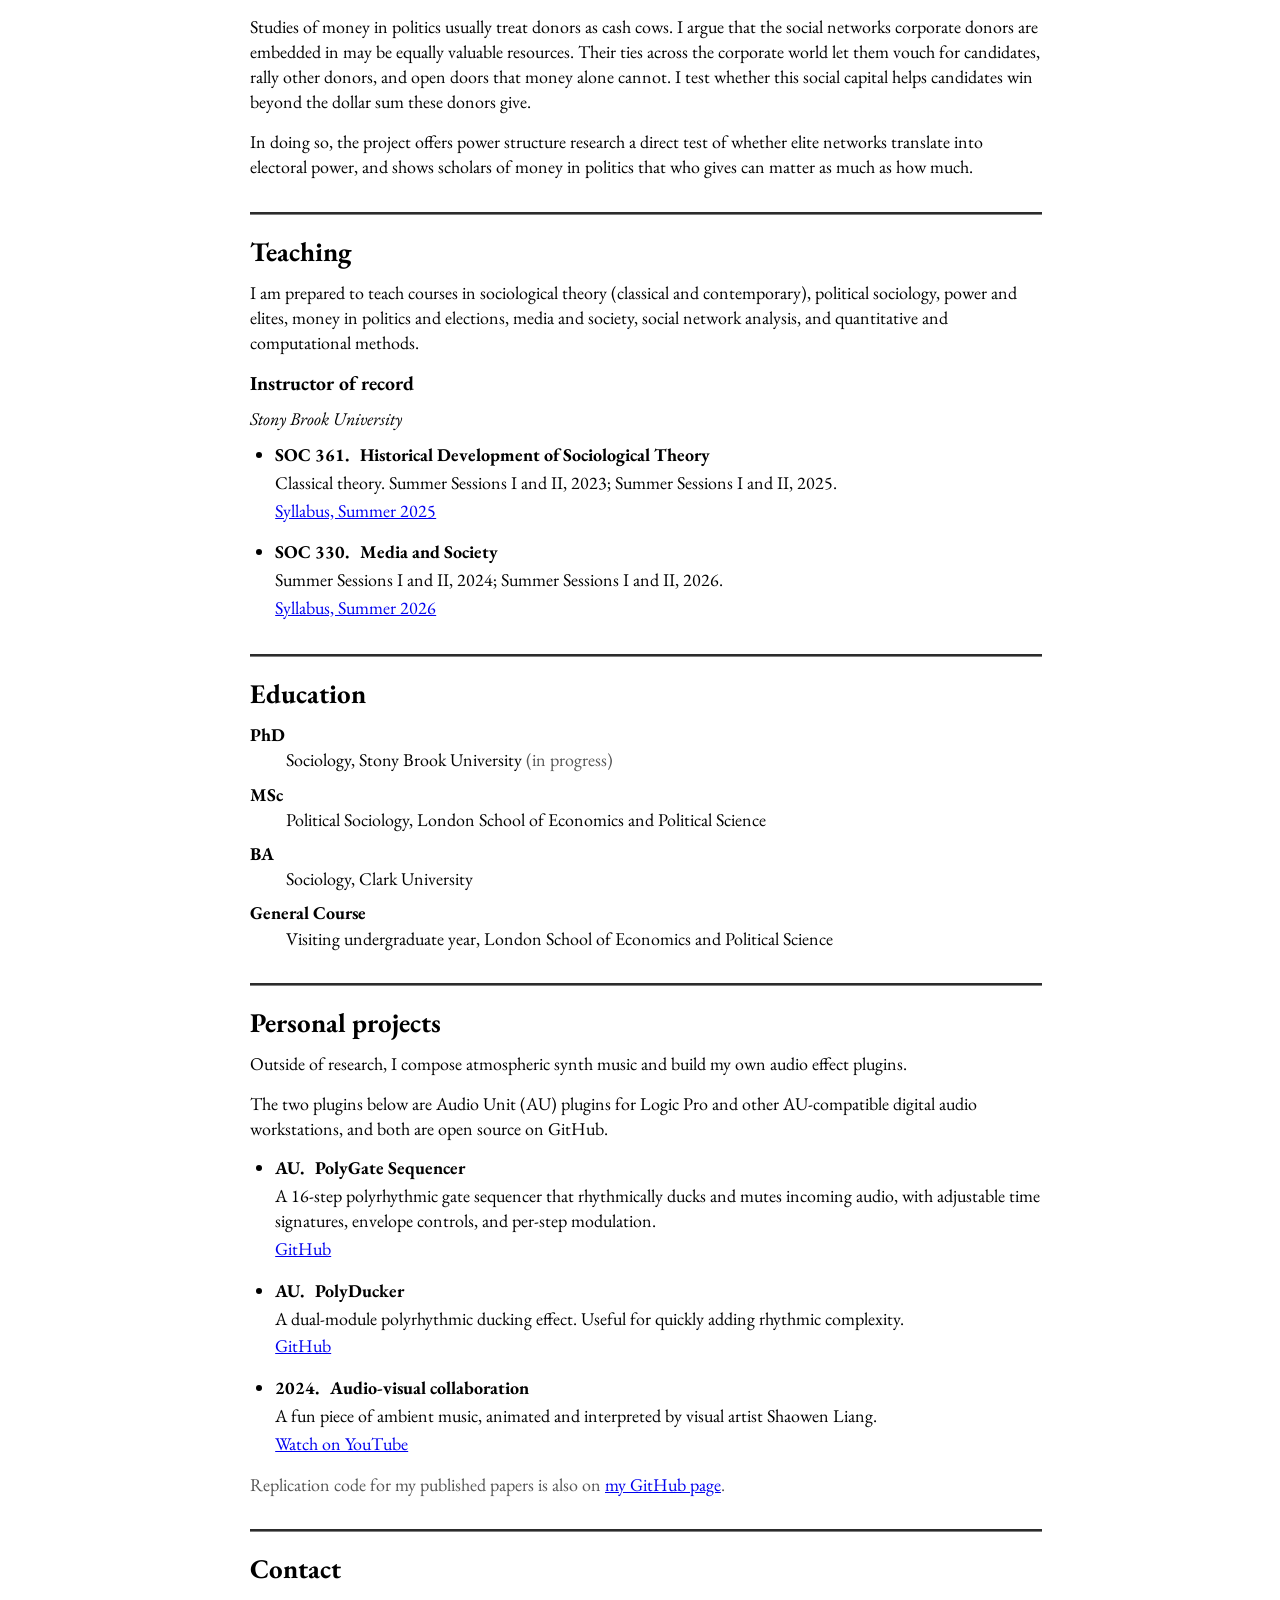
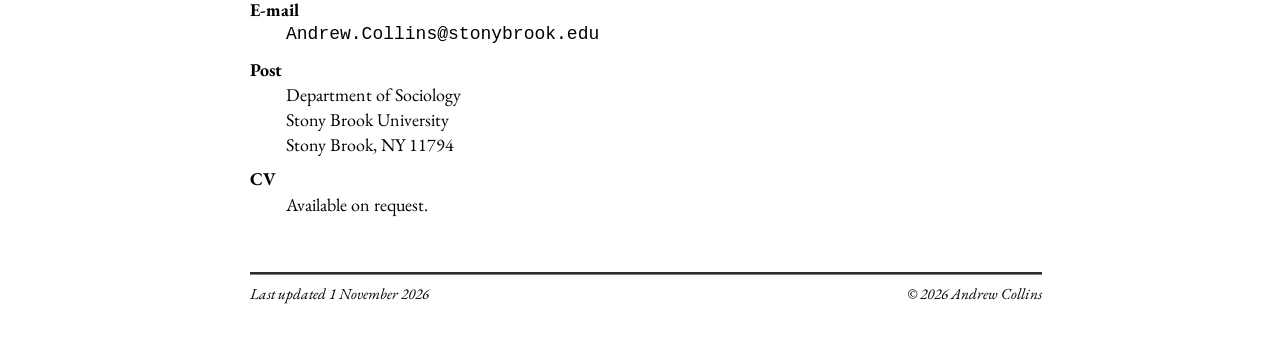
<file: teaching.html>
<!doctype html>
<html lang="en">
<head>
<meta charset="utf-8">
<meta name="viewport" content="width=device-width,initial-scale=1">
<title>Teaching | Andrew Collins</title>
<meta http-equiv="refresh" content="0; url=index.html#teaching">
<link rel="canonical" href="index.html#teaching">
</head>
<body>
<p>This page has moved to <a href="index.html#teaching">Teaching</a>.</p>
</body>
</html>
</file>
<file: style.css>
@font-face { font-family: "EB Garamond"; font-style: normal; font-weight: 400; font-display: swap; src: url("fonts/eb-garamond-latin-400-normal.woff2") format("woff2"); }
@font-face { font-family: "EB Garamond"; font-style: italic; font-weight: 400; font-display: swap; src: url("fonts/eb-garamond-latin-400-italic.woff2") format("woff2"); }
@font-face { font-family: "EB Garamond"; font-style: normal; font-weight: 700; font-display: swap; src: url("fonts/eb-garamond-latin-700-normal.woff2") format("woff2"); }
@font-face { font-family: "EB Garamond"; font-style: italic; font-weight: 700; font-display: swap; src: url("fonts/eb-garamond-latin-700-italic.woff2") format("woff2"); }

/* Layout: web 1.0. Plain document flow, a bordered sidebar box like an old frameset, default-blue links, purple visited links, grooved rules. */
:root {
  --paper: #ffffff;
  --ink: #000000;
  --quiet: #555555;
  --box: #e8e8e8;
  --edge: #808080;
  --link: #0000ee;
  --visited: #551a8b;
  --active: #ee0000;
  --face: "EB Garamond", Garamond, "Times New Roman", Times, serif;
}
@media (prefers-color-scheme: dark) {
  :root:not([data-theme="light"]) { --paper: #000000; --ink: #e6e6e6; --quiet: #a8a8a8; --box: #1a1a1a; --edge: #808080; --link: #6f9cff; --visited: #c08fff; --active: #ff5a5a; color-scheme: dark; }
}
:root[data-theme="dark"] { --paper: #000000; --ink: #e6e6e6; --quiet: #a8a8a8; --box: #1a1a1a; --edge: #808080; --link: #6f9cff; --visited: #c08fff; --active: #ff5a5a; color-scheme: dark; }

html { font-size: 18px; }
* { box-sizing: border-box; }
body {
  background: var(--paper);
  color: var(--ink);
  font-family: var(--face);
  font-size: 1rem;
  line-height: 1.4;
}

.page {
  display: grid;
  grid-template-columns: 11rem minmax(0, 44rem);
  gap: 1.25rem 2rem;
  max-width: 60rem;
  padding: 1rem max(16px, env(safe-area-inset-right, 0px)) 1rem max(16px, env(safe-area-inset-left, 0px));
}

.side {
  align-self: start;
  padding-top: 0.4rem;
  display: flex;
  flex-direction: column;
  gap: 0.75rem;
}
.mark { font-weight: bold; font-size: 1.1rem; color: var(--ink); text-decoration: none; }
.mark:visited { color: var(--ink); }

.nav { margin: 0; padding-left: 1.2rem; list-style: square; }
.nav li { margin: 0.15rem 0; }
.nav a[aria-current="page"] { color: var(--ink); font-weight: bold; text-decoration: none; }

main { min-width: 0; display: flex; flex-direction: column; gap: 0; }
section { margin: 0; padding-bottom: 1rem; }
section + section, .id + section, section + .id { border-top: 3px groove var(--edge); padding-top: 0.5rem; }

h1 { font-size: 2rem; font-weight: bold; margin: 0.3rem 0 0.5rem; }
h2 { font-size: 1.5rem; font-weight: bold; margin: 0.5rem 0; }
h3 { font-size: 1.1rem; font-weight: bold; margin: 0.5rem 0; }
p { margin: 0 0 0.8rem; }
.lede { font-size: 1rem; }

.label { font-size: 1rem; color: var(--ink); font-style: italic; margin: 0 0 0.6rem; }
.side .label { font-size: 0.85rem; margin: 0; }
.quiet { color: var(--quiet); }

a { color: var(--link); text-decoration: underline; }
a:visited { color: var(--visited); }
a:active { color: var(--active); }
a:focus-visible { outline: 1px dotted var(--ink); outline-offset: 1px; }

.id { display: flex; flex-direction: column; gap: 0.6rem; padding-bottom: 1rem; }
.portrait { display: block; width: 10rem; max-width: 100%; height: auto; aspect-ratio: 1; object-fit: cover; object-position: 40% 45%; border: 2px solid var(--ink); }
.links { display: flex; flex-wrap: wrap; gap: 0.2rem 1.1rem; }

/* Works: a plain bulleted list with the year in bold */
.works { margin: 0 0 0.8rem; padding-left: 1.4rem; list-style: disc; }
.works li { margin: 0 0 0.9rem; }
.works .yr { font-weight: bold; margin-right: 0.4em; }
.works .yr::after { content: "."; }
.works .body { display: inline; }
.works .title { font-weight: bold; }
.works .meta, .works .note, .works .acts { display: block; margin: 0.15rem 0 0; }
.works .note { margin: 0.15rem 0 0; }
.works .meta { color: var(--ink); }
.works .acts a { margin-right: 1em; }

.tags { margin: 0 0 0.8rem; padding-left: 1.4rem; list-style: circle; }

dl.cv { margin: 0 0 0.8rem; }
dl.cv dt { font-weight: bold; margin-top: 0.5rem; }
dl.cv dd { margin: 0 0 0 2rem; }

.mono { font-family: "Courier New", Courier, monospace; overflow-wrap: anywhere; }

.foot { grid-column: 2; display: flex; flex-wrap: wrap; justify-content: space-between; gap: 0.25rem 1.5rem; border-top: 3px groove var(--edge); padding-top: 0.5rem; font-size: 0.85rem; font-style: italic; }

@media (max-width: 760px) {
  .page { grid-template-columns: minmax(0, 1fr); }
  .foot { grid-column: 1; }
}

/* Index: photo beside name, title and links */
.intro { display: flex; gap: 1.25rem; align-items: flex-start; }
.intro h1 { margin-top: 0; }
.intro .portrait { flex: none; width: 12rem; }
.intro + .bio { border-top: none; padding-top: 0; }
@media (max-width: 520px) {
  .intro { flex-direction: column; gap: 0.75rem; }
}

/* Single page: sticky menu, anchored sections */
.side { position: sticky; top: 1rem; }
section[id] { scroll-margin-top: 1rem; }
html { scroll-behavior: smooth; }
@media (prefers-reduced-motion: reduce) { html { scroll-behavior: auto; } }
@media (max-width: 760px) { .side { position: static; } }

/* Menu: emoji in place of bullets */
.nav { list-style: none; padding-left: 0; }
.nav .ico { display: inline-block; width: 1.6em; }
</file>
